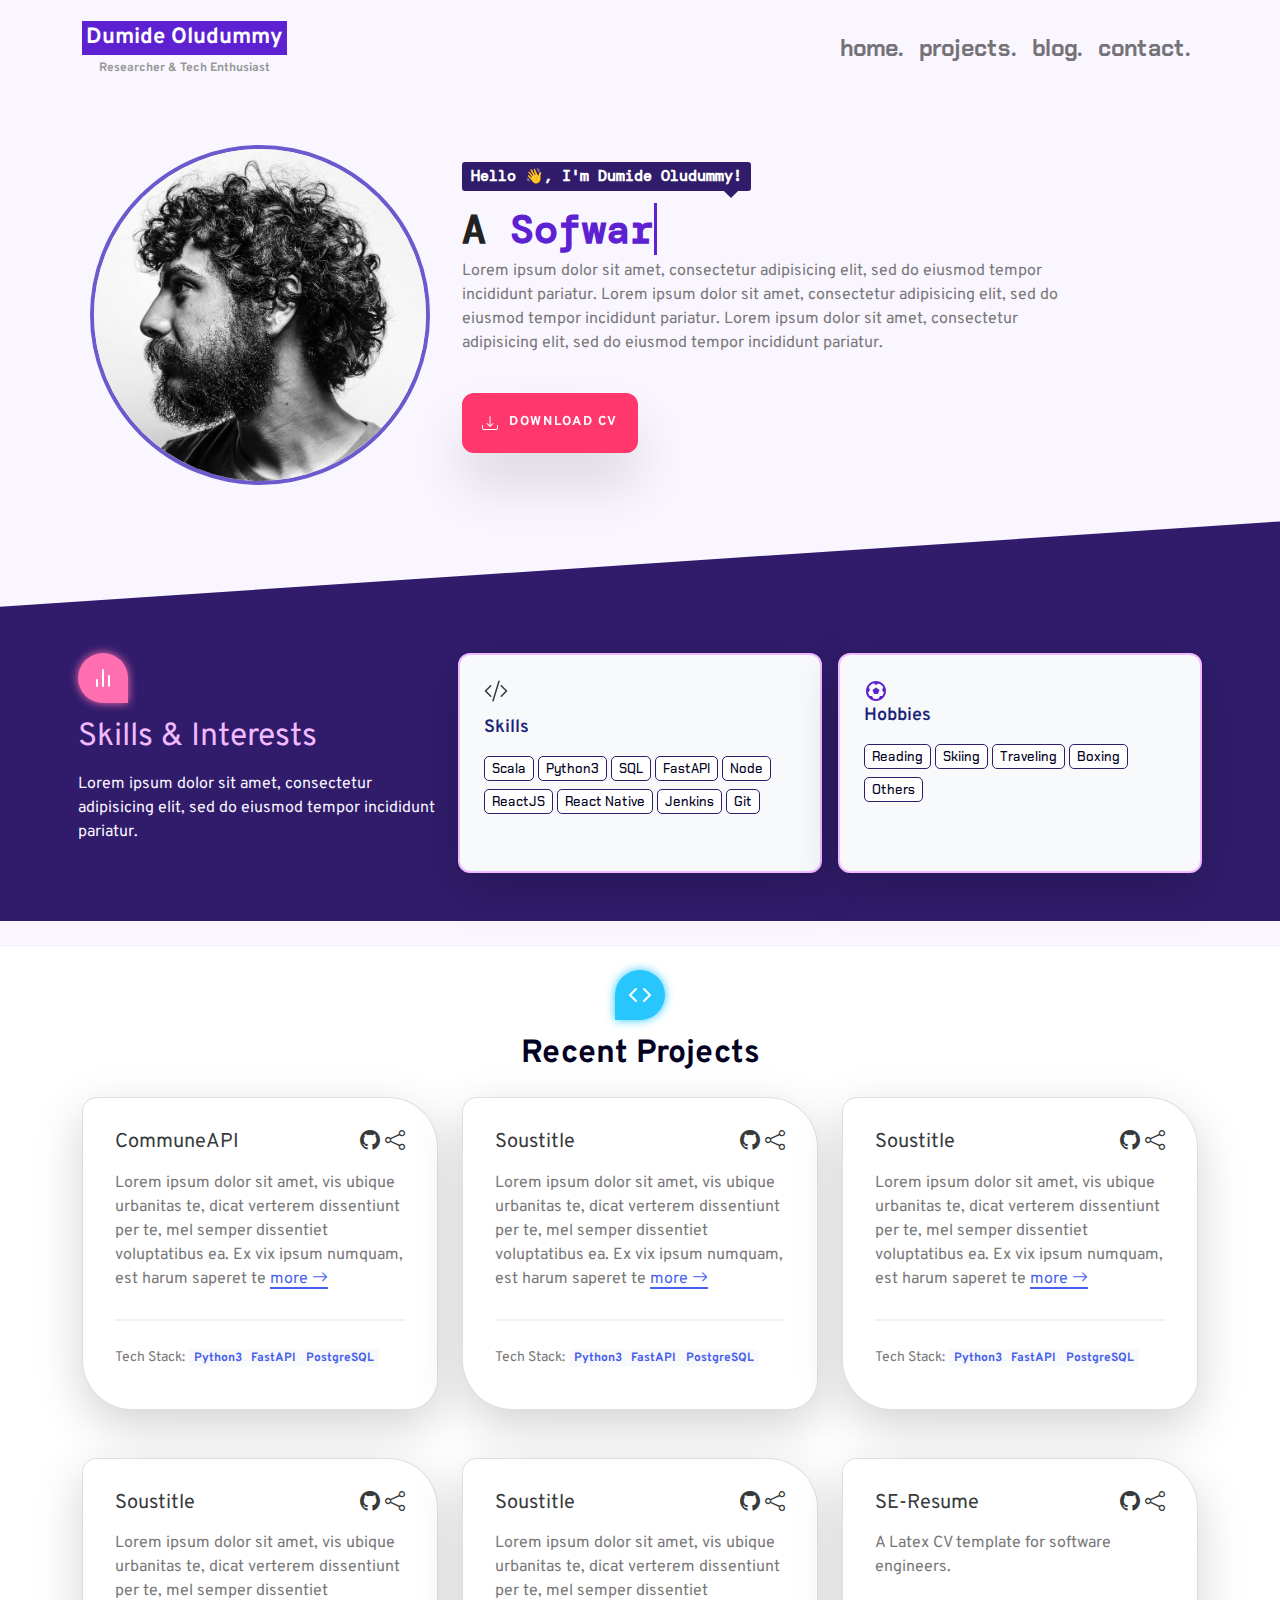
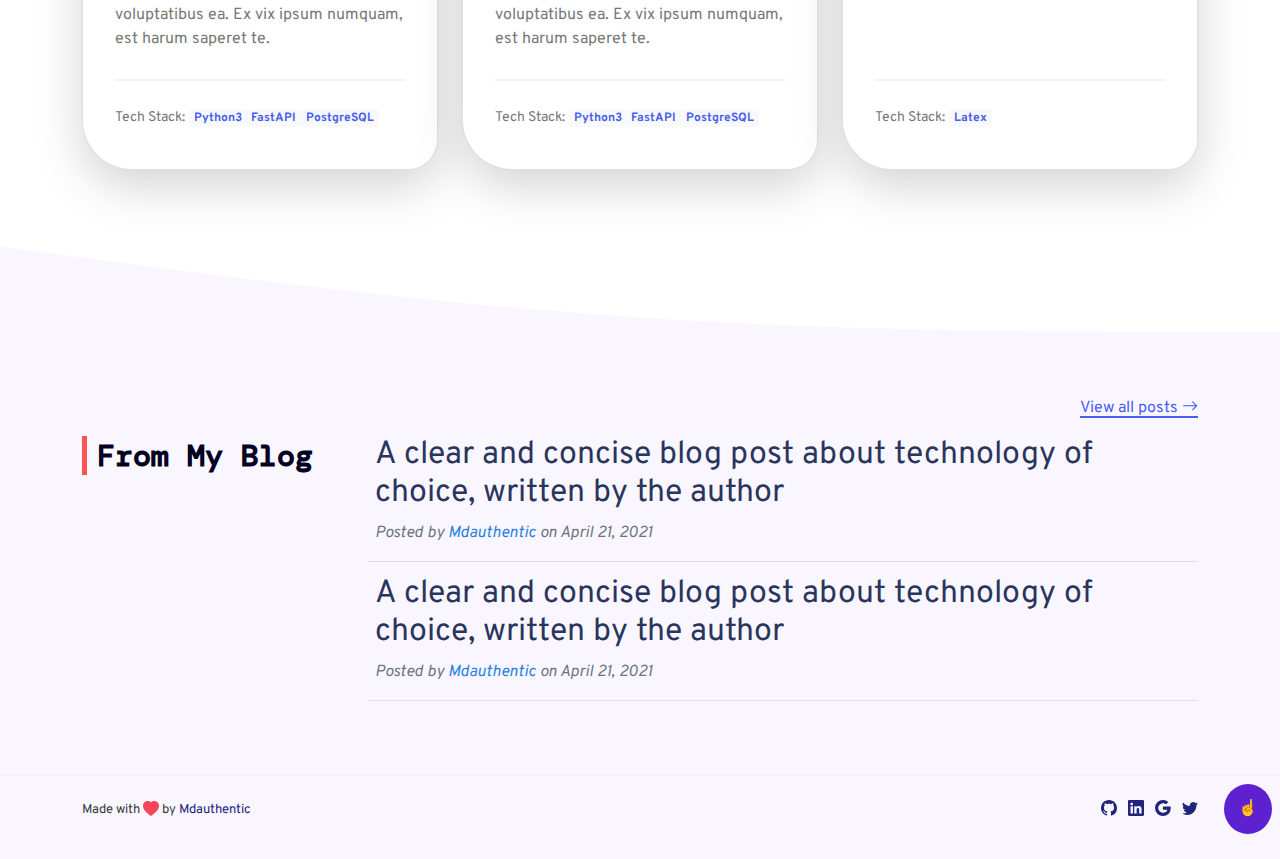
<file: index.html>
<!DOCTYPE html>
<html lang="en">
<head>
    <meta charset="UTF-8">
    <meta http-equiv="X-UA-Compatible" content="IE=edge">
    <meta name="viewport" content="width=device-width, initial-scale=1.0">
    <title>Home</title>

    <!-- Favicon -->
    <link rel="shortcut icon" href="assets/img/favicon.svg" type="image/svg+xml">
    <!-- CSS -->
    <link rel="stylesheet" href="assets/css/bootstrap.min.css">
    <link rel="stylesheet" href="assets/css/style.css">
    <!-- Bootstrap Icon -->
    <link rel="stylesheet" href="https://cdn.jsdelivr.net/npm/bootstrap-icons@1.5.0/font/bootstrap-icons.css">
    

</head>
<body>
    
    <nav class="navbar navbar-expand-lg navbar-light bg-light py-3" style="background-color: #faf6ff !important;">
        <div class="container">
            <a href="#" class="navbar-brand d-flex align-items-center">
                <div class="logo">
                    <h1 class="logo-title">
                          Dumide Oludummy
                    </h1>
                    <div class="logo-subtitle text-center"> Researcher &amp; Tech Enthusiast</div>
                </div>
            </a>
          
            <button class="navbar-toggler" type="button" data-bs-toggle="collapse" data-bs-target="#navbarNavAltMarkup" aria-controls="navbarNavAltMarkup" aria-expanded="false" aria-label="Toggle navigation">
                <span class="navbar-toggler-icon"></span>
            </button>

          <div id="navbarNavAltMarkup" class="collapse navbar-collapse justify-content-end">
            <ul class="navbar-nav ml-auto nav-font">
              <li class="nav-item active"><a href="#" class="nav-link font-italic"> home. </a></li>
              <li class="nav-item"><a href="https//github.com/mdauthentic" target="_blank" class="nav-link font-italic"> projects. </a></li>
              <li class="nav-item"><a href="blog.html" class="nav-link font-italic"> blog. </a></li>
              <li class="nav-item"><a href="contact.html" class="nav-link font-italic"> contact.</a></li>
            </ul>
          </div>
        </div>
    </nav>

    <section class="main pt-4 mt-3">
        <div class="container">
            <div class="row align-items-center">
                <div class="col-xl-4 col-lg-5 col-md-5 col-sm-4">
                    <div class="p-2">
                        <img src="assets/img/profile.jpg" class="img-fluid" alt="profile">
                    </div>
                </div>
                <div class="col-xl-8 col-lg-7 col-md-7 col-sm-8">
                    <div class="hello">Hello 👋, I'm Dumide Oludummy!</div>
                    <h2 class="pt-3">
                        <span>A </span>
                        <span class="typewrite" data-period="2000" data-type='["Sofware Engineer ", "Tech Enthusiast"]'>
                            <span class="wrap"></span>
                        </span>
                    </h2>
                    <div class="row">
                        <div class="col-md-10">
                            <p style="visibility: visible; animation-delay: 0.6s; animation-name: fadeInUp;">Lorem ipsum dolor sit amet, consectetur adipisicing elit, sed do eiusmod tempor incididunt pariatur. Lorem ipsum dolor sit amet, consectetur adipisicing elit, sed do eiusmod tempor incididunt pariatur. Lorem ipsum dolor sit amet, consectetur adipisicing elit, sed do eiusmod tempor incididunt pariatur.</p>
                        </div>
                    </div>
                    <div class="main-margin">
                        <a href="#">
                            <button color="#fff" class="cv-btn mb-3">
                                <svg xmlns="http://www.w3.org/2000/svg" width="16" height="16" fill="currentColor" class="bi bi-download mg-right" viewBox="0 0 16 16">
                                    <path d="M.5 9.9a.5.5 0 0 1 .5.5v2.5a1 1 0 0 0 1 1h12a1 1 0 0 0 1-1v-2.5a.5.5 0 0 1 1 0v2.5a2 2 0 0 1-2 2H2a2 2 0 0 1-2-2v-2.5a.5.5 0 0 1 .5-.5z"/>
                                    <path d="M7.646 11.854a.5.5 0 0 0 .708 0l3-3a.5.5 0 0 0-.708-.708L8.5 10.293V1.5a.5.5 0 0 0-1 0v8.793L5.354 8.146a.5.5 0 1 0-.708.708l3 3z"/>
                                </svg>
                                Download CV
                            </button>
                        </a>
                    </div>
                </div>
            </div>
        </div>
        
        <svg xmlns="http://www.w3.org/2000/svg" viewBox="0 0 1440 180"><path fill="#301c6b" fill-opacity="1" d="M0,128L1440,32L1440,320L0,320Z"></path></svg>
    </section>

    <section class="competence px-2 pb-5">
        <div class="container">
            <div class="row">
                <!-- Skills -->
                <div class="col-sm-6 col-lg-4 px-2 mb-3 mb-lg-0">
                    <div data-wow-delay="1s" data-wow-duration="1s" style="visibility: visible; animation-duration: 1s; animation-delay: 1s; animation-name: fadeInDown;">
                        <div class="f_icon fhead_icon">
                            <img src="assets/img/chart.svg" alt="">
                        </div>
                        <h2 class="pb-2">Skills &amp; Interests</h2>
                        <p style="color: #faf6ff!important;">Lorem ipsum dolor sit amet, consectetur adipisicing elit, sed do eiusmod tempor incididunt pariatur.</p>
                    </div>
                </div>
                <!-- Skills -->
                <div class="col-sm-6 col-lg-4 px-2 mb-3 mb-lg-0">
                    <div class="bg-light shadow-lg mycard p-4 text-sm-start">
                        <svg xmlns="http://www.w3.org/2000/svg" width="36" height="36" fill="currentColor" class="bi bi-code-slash" viewBox="0 0 24 24">
                            <path d="M10.478 1.647a.5.5 0 1 0-.956-.294l-4 13a.5.5 0 0 0 .956.294l4-13zM4.854 4.146a.5.5 0 0 1 0 .708L1.707 8l3.147 3.146a.5.5 0 0 1-.708.708l-3.5-3.5a.5.5 0 0 1 0-.708l3.5-3.5a.5.5 0 0 1 .708 0zm6.292 0a.5.5 0 0 0 0 .708L14.293 8l-3.147 3.146a.5.5 0 0 0 .708.708l3.5-3.5a.5.5 0 0 0 0-.708l-3.5-3.5a.5.5 0 0 0-.708 0z"/>
                        </svg>
                        <h3 class="h5 mb-3">Skills</h3>
                        <p>
                            <span class="tech-tag mb-2">Scala</span>
                            <span class="tech-tag">Python3</span>
                            <span class="tech-tag">SQL</span>
                            <span class="tech-tag">FastAPI</span>
                            <span class="tech-tag">Node</span>
                            <span class="tech-tag">ReactJS</span>
                            <span class="tech-tag">React Native</span>
                            <span class="tech-tag">Jenkins</span>
                            <span class="tech-tag">Git</span>
                        </p>
                    </div>
                </div>
                <!-- Skills -->
                <div class="col-sm-6 col-lg-4 px-2 mb-3 mb-lg-0">
                    <div class="bg-light shadow-lg mycard p-4 text-sm-start">
                        <svg xmlns="http://www.w3.org/2000/svg" width="24" height="24" viewBox="0 0 24 24" style="fill:#5d21d2;"><path d="M19.071,4.929c-1.895-1.895-4.405-2.938-7.07-2.938c-2.666,0-5.177,1.044-7.072,2.938c-3.899,3.898-3.899,10.243,0,14.142 c1.895,1.895,4.406,2.938,7.073,2.938c2.666,0,5.176-1.043,7.07-2.937C22.971,15.174,22.971,8.829,19.071,4.929z M12.181,4h-0.359 c0.061-0.001,0.119-0.009,0.18-0.009S12.12,3.999,12.181,4z M18.243,17H16l-1.258,2.516c-0.868,0.318-1.791,0.493-2.741,0.493 c-0.952,0-1.876-0.175-2.746-0.494L8,17.01H5.765c-0.846-1.052-1.387-2.269-1.623-3.532L6,11L4.784,8.567 c0.381-0.804,0.895-1.56,1.559-2.224c0.919-0.92,2.021-1.584,3.22-1.969L12,6l2.438-1.625c1.198,0.385,2.301,1.049,3.22,1.968 c0.663,0.663,1.177,1.418,1.558,2.221L18,11l1.858,2.478C19.623,14.737,19.085,15.95,18.243,17z"></path><path d="M8.5 11L10 15 14 15 15.5 11 12 8.5z"></path></svg>
                        <h3 class="h5 mb-3">Hobbies</h3>
                        <p>
                            <span class="tech-tag mb-2">Reading</span>
                            <span class="tech-tag">Skiing</span>
                            <span class="tech-tag">Traveling</span>
                            <span class="tech-tag">Boxing</span>
                            <span class="tech-tag">Others</span>
                        </p>
                    </div>
                </div>
                <!-- End skills -->
            </div>
        </div>
    </section>

    <section class="projects mt-4 pt-4">
        <div class="container">
            <div class="row">
                <div class="col-lg-6 m-auto text-center">
                    <div style="visibility: visible; animation-duration: 1s; animation-delay: 1s; animation-name: fadeInDown;">
                        <div class="g_icon ghead_icon">
                            <img src="assets/img/code.svg" alt="">
                        </div>
                        <h2 class="pb-3">Recent Projects</h2>
                    </div>
                </div>
            </div>
            <div class="row">
               <div class="col-md-4">
                  <div class="card shadow-lg p-3 mb-5 bg-white card-radius card">
                     <div class="card-body">
                         <div class="card-title icon-bi">
                            <div class="card-title-left float-start">
                                <h5 class="card-title"> <a href="#"> CommuneAPI </a> </h5>
                            </div>
                            <div class="card-title-right float-end">
                                <h5><a href="#" class="py-2"><i class="bi bi-github"></i></a> <a href="#" class="py-2"> <i class="bi bi-share"></i></a></h5>
                            </div>
                            <div class="clearfix"></div>
                         </div>
                        <p class="card-text descr card-size">Lorem ipsum dolor sit amet, vis ubique urbanitas te, dicat verterem dissentiunt per te, mel semper dissentiet voluptatibus ea. Ex vix ipsum numquam, est harum saperet te <a href="#" class="ulink">more <i class="bi bi-arrow-right"></i></a></p>
                        <div class="mt-3 py-2"><small>Tech Stack:</small> <a class="badger badge-light" href="#">Python3</a><a class="badger badge-light" href="#">FastAPI</a><a class="badger badge-light" href="#">PostgreSQL</a></div>
                    </div>
                  </div>
               </div>
               <div class="col-md-4">
                <div class="card shadow-lg p-3 mb-5 bg-white card-radius card">
                    <div class="card-body">
                        <div class="card-title icon-bi">
                           <div class="card-title-left float-start">
                               <h5 class="card-title"> <a href="#"> Soustitle </a> </h5>
                            </div>
                            <div class="card-title-right float-end">
                               <h5><a href="#" class="py-2"><i class="bi bi-github"></i></a> <a href="#" class="py-2"> <i class="bi bi-share"></i></a></h5>
                            </div>
                            <div class="clearfix"></div>
                        </div>
                       <p class="card-text descr card-size">Lorem ipsum dolor sit amet, vis ubique urbanitas te, dicat verterem dissentiunt per te, mel semper dissentiet voluptatibus ea. Ex vix ipsum numquam, est harum saperet te <a href="#" class="ulink">more <i class="bi bi-arrow-right"></i></a></p>
                       <div class="mt-3 py-2"><small>Tech Stack:</small> <a class="badger badge-light" href="#">Python3</a><a class="badger badge-light" href="#">FastAPI</a><a class="badger badge-light" href="#">PostgreSQL</a></div>
                    </div>
                </div>
               </div>
               <div class="col-md-4">
                <div class="card shadow-lg p-3 mb-5 bg-white card-radius card">
                    <div class="card-body">
                        <div class="card-title icon-bi">
                           <div class="card-title-left float-start">
                               <h5 class="card-title"> <a href="#"> Soustitle </a> </h5>
                            </div>
                            <div class="card-title-right float-end">
                               <h5><a href="#" class="py-2"><i class="bi bi-github"></i></a> <a href="#" class="py-2"> <i class="bi bi-share"></i></a></h5>
                            </div>
                            <div class="clearfix"></div>
                        </div>
                       <p class="card-text descr card-size">Lorem ipsum dolor sit amet, vis ubique urbanitas te, dicat verterem dissentiunt per te, mel semper dissentiet voluptatibus ea. Ex vix ipsum numquam, est harum saperet te <a href="#" class="ulink">more <i class="bi bi-arrow-right"></i></a></p>
                       <div class="mt-3 py-2"><small>Tech Stack:</small> <a class="badger badge-light" href="#">Python3</a><a class="badger badge-light" href="#">FastAPI</a><a class="badger badge-light" href="#">PostgreSQL</a></div>
                    </div>
                </div>
               </div>
               <div class="col-md-4">
                <div class="card shadow-lg p-3 mb-5 bg-white card-radius card">
                    <div class="card-body">
                        <div class="card-title icon-bi">
                           <div class="card-title-left float-start">
                               <h5 class="card-title"> <a href="#"> Soustitle </a> </h5>
                            </div>
                            <div class="card-title-right float-end">
                               <h5><a href="#" class="py-2"><i class="bi bi-github"></i></a> <a href="#" class="py-2"> <i class="bi bi-share"></i></a></h5>
                            </div>
                            <div class="clearfix"></div>
                        </div>
                       <p class="card-text descr card-size">Lorem ipsum dolor sit amet, vis ubique urbanitas te, dicat verterem dissentiunt per te, mel semper dissentiet voluptatibus ea. Ex vix ipsum numquam, est harum saperet te. </p>
                       <div class="mt-3 py-2"><small>Tech Stack:</small> <a class="badger badge-light" href="#">Python3</a><a class="badger badge-light" href="#">FastAPI</a><a class="badger badge-light" href="#">PostgreSQL</a></div>
                    </div>
                </div>
               </div>
               <div class="col-md-4">
                <div class="card shadow-lg p-3 mb-5 bg-white card-radius card">
                    <div class="card-body">
                        <div class="card-title icon-bi">
                           <div class="card-title-left float-start">
                               <h5 class="card-title"> <a href="#"> Soustitle </a> </h5>
                            </div>
                            <div class="card-title-right float-end">
                               <h5><a href="#" class="py-2"><i class="bi bi-github"></i></a> <a href="#" class="py-2"> <i class="bi bi-share"></i></a></h5>
                            </div>
                            <div class="clearfix"></div>
                        </div>
                       <p class="card-text descr card-size">Lorem ipsum dolor sit amet, vis ubique urbanitas te, dicat verterem dissentiunt per te, mel semper dissentiet voluptatibus ea. Ex vix ipsum numquam, est harum saperet te. </p>
                       <div class="mt-3 py-2"><small>Tech Stack:</small> <a class="badger badge-light" href="#">Python3</a><a class="badger badge-light" href="#">FastAPI</a><a class="badger badge-light" href="#">PostgreSQL</a></div>
                    </div>
                </div>
               </div>
               <div class="col-md-4">
                <div class="card shadow-lg p-3 mb-5 bg-white card-radius card">
                    <div class="card-body">
                        <div class="card-title icon-bi">
                           <div class="card-title-left float-start">
                               <h5 class="card-title"> <a href="#"> SE-Resume </a> </h5>
                            </div>
                            <div class="card-title-right float-end">
                               <h5><a href="#" class="py-2"><i class="bi bi-github"></i></a> <a href="#" class="py-2"> <i class="bi bi-share"></i></a></h5>
                            </div>
                            <div class="clearfix"></div>
                        </div>
                       <p class="card-text descr card-size">A Latex CV template for software engineers. </p>
                       <div class="mt-3 py-2"><small>Tech Stack:</small> <a class="badger badge-light" href="#">Latex</a></div>
                    </div>
                </div>
               </div>
            </div>
         </div>
         <svg xmlns="http://www.w3.org/2000/svg" viewBox="0 0 1440 200"><path fill="#faf6ff" fill-opacity="1" d="M0,32L120,48C240,64,480,96,720,112C960,128,1200,128,1320,128L1440,128L1440,320L1320,320C1200,320,960,320,720,320C480,320,240,320,120,320L0,320Z"></path></svg>
    </section>


    <section class="blog-recent">
        <div class="container">
            <div class="row">
                <div class="col-md-12 mb-3 text-end">
                    <a href="#" class="ulink">View all posts <i class="bi bi-arrow-right"></i></a>
                </div>
                <div class="col-md-3 text-start">
                    <h2 class="blog-title skill-h2">From My Blog</h2>
                </div>
                <div class="col-md-9">
                    <!-- A blog post -->
                    <div class="post-preview px-2">
                        <a href="#">
                            <h2 class="post-title">A clear and concise blog post about technology of choice, written by the author</h2>
                        </a>
                        <p class="post-meta">
                            Posted by
                            <a href="#">Mdauthentic</a>
                            on April 21, 2021
                        </p>
                    </div>
                    <!-- Another blog post -->
                    <div class="post-preview px-2">
                        <a href="#">
                            <h2 class="post-title">A clear and concise blog post about technology of choice, written by the author</h2>
                        </a>
                        <p class="post-meta">
                            Posted by
                            <a href="#">Mdauthentic</a>
                            on April 21, 2021
                        </p>
                    </div>
                    <!-- End blog posts -->
                </div>
            </div>
        </div>
    </section>
    

    <!-- Start Footer -->
    <footer class="footer p-2">
        <button id="scrollToTopBtn">☝️</button>
        <div class="container">
            <div class="row">
                <div class="col-md-7 my-3 g-4 footer-copyrights">
                    <p>
                        Made with 
                        <svg xmlns="http://www.w3.org/2000/svg" width="16" height="16" fill="#f5455c" class="bi bi-heart-fill" viewBox="0 0 16 16">
                            <path fill-rule="evenodd" d="M8 1.314C12.438-3.248 23.534 4.735 8 15-7.534 4.736 3.562-3.248 8 1.314z"/>
                        </svg>
                        by <a href="https://github.com/mdauthentic">Mdauthentic</a>
                    </p>
                </div>
                <div class="col-md-5 my-3 g-4 text-end">
                    <ul class="list-inline">
                        <li class="list-inline-item">
                            <a href="#">
                                <svg xmlns="http://www.w3.org/2000/svg" width="16" height="16" fill="currentColor" class="bi bi-github" viewBox="0 0 16 16">
                                    <path d="M8 0C3.58 0 0 3.58 0 8c0 3.54 2.29 6.53 5.47 7.59.4.07.55-.17.55-.38 0-.19-.01-.82-.01-1.49-2.01.37-2.53-.49-2.69-.94-.09-.23-.48-.94-.82-1.13-.28-.15-.68-.52-.01-.53.63-.01 1.08.58 1.23.82.72 1.21 1.87.87 2.33.66.07-.52.28-.87.51-1.07-1.78-.2-3.64-.89-3.64-3.95 0-.87.31-1.59.82-2.15-.08-.2-.36-1.02.08-2.12 0 0 .67-.21 2.2.82.64-.18 1.32-.27 2-.27.68 0 1.36.09 2 .27 1.53-1.04 2.2-.82 2.2-.82.44 1.1.16 1.92.08 2.12.51.56.82 1.27.82 2.15 0 3.07-1.87 3.75-3.65 3.95.29.25.54.73.54 1.48 0 1.07-.01 1.93-.01 2.2 0 .21.15.46.55.38A8.012 8.012 0 0 0 16 8c0-4.42-3.58-8-8-8z"/>
                                </svg>
                            </a>
                        </li>
                        <li class="list-inline-item">
                            <a href="#">
                                <svg xmlns="http://www.w3.org/2000/svg" width="16" height="16" fill="currentColor" class="bi bi-linkedin" viewBox="0 0 16 16">
                                    <path d="M0 1.146C0 .513.526 0 1.175 0h13.65C15.474 0 16 .513 16 1.146v13.708c0 .633-.526 1.146-1.175 1.146H1.175C.526 16 0 15.487 0 14.854V1.146zm4.943 12.248V6.169H2.542v7.225h2.401zm-1.2-8.212c.837 0 1.358-.554 1.358-1.248-.015-.709-.52-1.248-1.342-1.248-.822 0-1.359.54-1.359 1.248 0 .694.521 1.248 1.327 1.248h.016zm4.908 8.212V9.359c0-.216.016-.432.08-.586.173-.431.568-.878 1.232-.878.869 0 1.216.662 1.216 1.634v3.865h2.401V9.25c0-2.22-1.184-3.252-2.764-3.252-1.274 0-1.845.7-2.165 1.193v.025h-.016a5.54 5.54 0 0 1 .016-.025V6.169h-2.4c.03.678 0 7.225 0 7.225h2.4z"/>
                                </svg>
                            </a>
                        </li>
                        <li class="list-inline-item">
                            <a href="#">
                                <svg xmlns="http://www.w3.org/2000/svg" width="16" height="16" fill="currentColor" class="bi bi-google" viewBox="0 0 16 16">
                                    <path d="M15.545 6.558a9.42 9.42 0 0 1 .139 1.626c0 2.434-.87 4.492-2.384 5.885h.002C11.978 15.292 10.158 16 8 16A8 8 0 1 1 8 0a7.689 7.689 0 0 1 5.352 2.082l-2.284 2.284A4.347 4.347 0 0 0 8 3.166c-2.087 0-3.86 1.408-4.492 3.304a4.792 4.792 0 0 0 0 3.063h.003c.635 1.893 2.405 3.301 4.492 3.301 1.078 0 2.004-.276 2.722-.764h-.003a3.702 3.702 0 0 0 1.599-2.431H8v-3.08h7.545z"/>
                                </svg>
                            </a>
                        </li>
                        <li class="list-inline-item">
                            <a href="#">
                                <svg xmlns="http://www.w3.org/2000/svg" width="16" height="16" fill="currentColor" class="bi bi-twitter" viewBox="0 0 16 16">
                                    <path d="M5.026 15c6.038 0 9.341-5.003 9.341-9.334 0-.14 0-.282-.006-.422A6.685 6.685 0 0 0 16 3.542a6.658 6.658 0 0 1-1.889.518 3.301 3.301 0 0 0 1.447-1.817 6.533 6.533 0 0 1-2.087.793A3.286 3.286 0 0 0 7.875 6.03a9.325 9.325 0 0 1-6.767-3.429 3.289 3.289 0 0 0 1.018 4.382A3.323 3.323 0 0 1 .64 6.575v.045a3.288 3.288 0 0 0 2.632 3.218 3.203 3.203 0 0 1-.865.115 3.23 3.23 0 0 1-.614-.057 3.283 3.283 0 0 0 3.067 2.277A6.588 6.588 0 0 1 .78 13.58a6.32 6.32 0 0 1-.78-.045A9.344 9.344 0 0 0 5.026 15z"/>
                                </svg>
                            </a>
                        </li>
                    </ul>
                </div>
            </div>
        </div>
    </footer>
    <!-- End Footer -->


    <!-- JS -->
    <script src="assets/js/custom.js"></script>
    <script src="assets/js/bootstrap.min.js"></script>

    
</body>
</html>
</file>
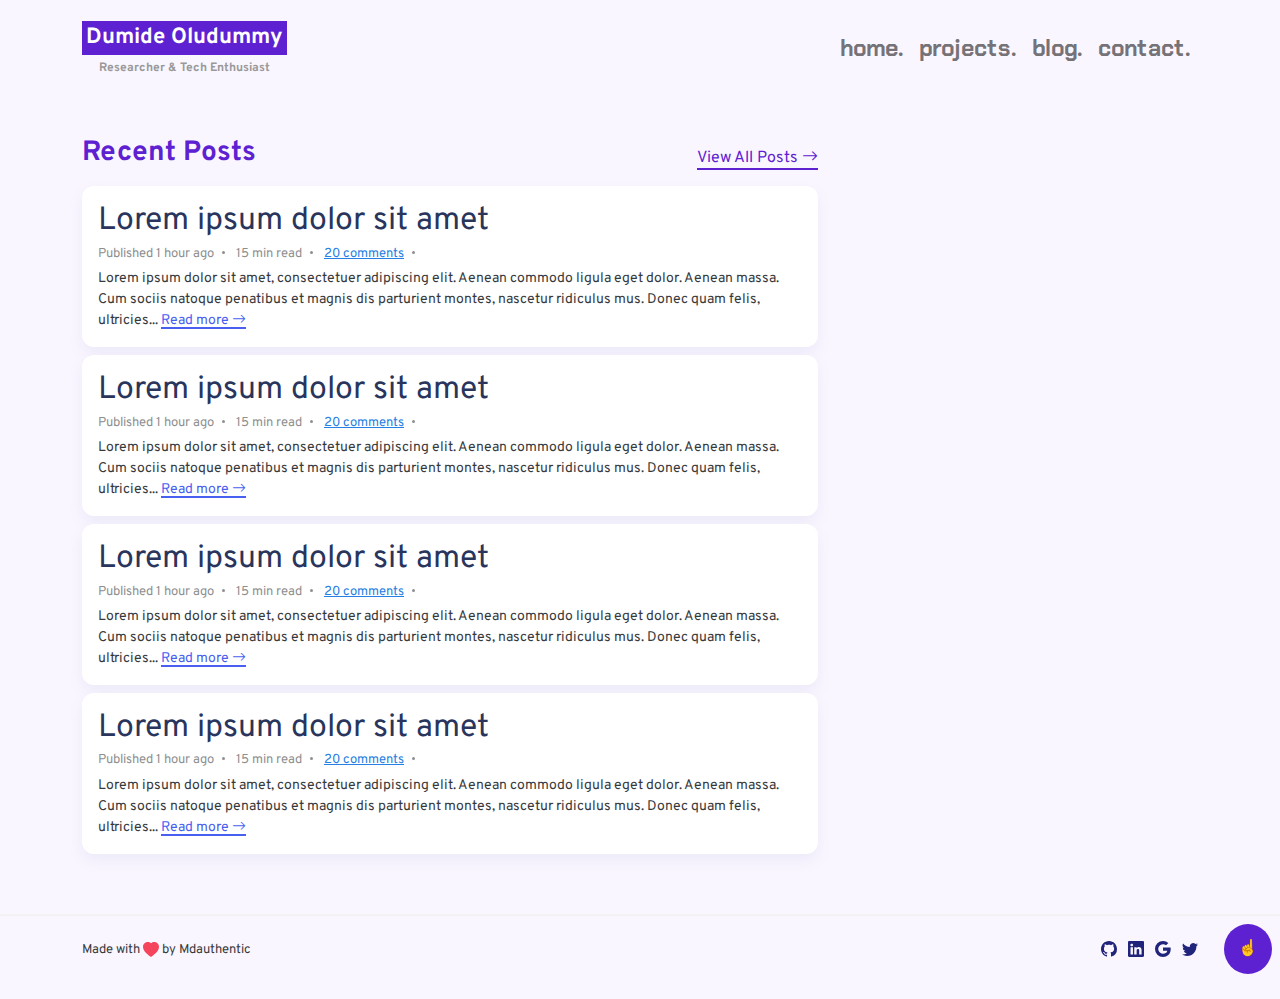
<file: blog.html>
<!DOCTYPE html>
<html lang="en">
<head>
    <meta charset="UTF-8">
    <meta http-equiv="X-UA-Compatible" content="IE=edge">
    <meta name="viewport" content="width=device-width, initial-scale=1.0">
    <title>Blog</title>

    <!-- Favicon -->
    <link rel="shortcut icon" href="assets/img/favicon.svg" type="image/svg+xml">
    <!-- CSS -->
    <link rel="stylesheet" href="assets/css/bootstrap.min.css">
    <link rel="stylesheet" href="assets/css/style.css">
    <!-- Bootstrap Icon -->
    <link rel="stylesheet" href="https://cdn.jsdelivr.net/npm/bootstrap-icons@1.5.0/font/bootstrap-icons.css">
    

</head>
<body>
    
    <nav class="navbar navbar-expand-lg navbar-light bg-light py-3" style="background-color: #faf6ff !important;">
        <div class="container">
            <a href="#" class="navbar-brand d-flex align-items-center">
                <div class="logo">
                    <h1 class="logo-title">
                        Dumide Oludummy
                    </h1>
                    <div class="logo-subtitle text-center"> Researcher &amp; Tech Enthusiast</div>                  
                </div>
            </a>
          
            <button class="navbar-toggler" type="button" data-bs-toggle="collapse" data-bs-target="#navbarNavAltMarkup" aria-controls="navbarNavAltMarkup" aria-expanded="false" aria-label="Toggle navigation">
                <span class="navbar-toggler-icon"></span>
            </button>

            <div id="navbarNavAltMarkup" class="collapse navbar-collapse justify-content-end">
                <ul class="navbar-nav ml-auto nav-font">
                  <li class="nav-item active"><a href="index.html" class="nav-link font-italic"> home. </a></li>
                  <li class="nav-item"><a href="https//github.com/mdauthentic" target="_blank" class="nav-link font-italic"> projects. </a></li>
                  <li class="nav-item"><a href="#" class="nav-link font-italic"> blog. </a></li>
                  <li class="nav-item"><a href="contact.html" class="nav-link font-italic"> contact.</a></li>
                </ul>
            </div>
        </div>
    </nav>

    <section class="blog pt-4 mt-3">
        <div class="container">
            <div class="row">
                <div class="col-md-8">
                    <div class="blog-headline">
                        <h3>Recent Posts</h3>
                        <a href="#" class="bloghead-link">
                            View All Posts
                            <i class="bi bi-arrow-right"></i>
                        </a>
                    </div>
                </div>
            </div>
            <div class="row align-items-center">
                <!-- Blog List -->
                <div class="col-md-8">
                    <!-- First Post -->
                    <div class="post mt-2">
                        <div class="post-card p-3">
                            <h4 class="post-title mb-1"><a href="#">Lorem ipsum dolor sit amet</a></h4>
                            <div class="post-meta mb-1">
                                <span class="date">Published 1 hour ago</span>
                                <span class="time">15 min read</span>
                                <span class="comment"><a class="text-link" href="#">20 comments</a></span>
                            </div>
                            <div class="post-intro">
                                Lorem ipsum dolor sit amet, consectetuer adipiscing elit. Aenean commodo ligula eget dolor. Aenean massa. Cum sociis natoque penatibus et magnis dis parturient montes, nascetur ridiculus mus. Donec quam felis, ultricies... <a class="ulink" href="#">Read more <i class="bi bi-arrow-right"></i></a>
                            </div>
                        </div>
                    </div>
                    <!-- Second Post -->
                    <div class="post mt-2">
                        <div class="post-card p-3">
                            <h4 class="post-title mb-1"><a href="#">Lorem ipsum dolor sit amet</a></h4>
                            <div class="post-meta mb-1">
                                <span class="date">Published 1 hour ago</span>
                                <span class="time">15 min read</span>
                                <span class="comment"><a class="text-link" href="#">20 comments</a></span>
                            </div>
                            <div class="post-intro">
                                Lorem ipsum dolor sit amet, consectetuer adipiscing elit. Aenean commodo ligula eget dolor. Aenean massa. Cum sociis natoque penatibus et magnis dis parturient montes, nascetur ridiculus mus. Donec quam felis, ultricies... <a class="ulink" href="#">Read more <i class="bi bi-arrow-right"></i></a>
                            </div>
                        </div>
                    </div>
                    <!-- Third Post -->
                    <div class="post mt-2">
                        <div class="post-card p-3">
                            <h4 class="post-title mb-1"><a href="#">Lorem ipsum dolor sit amet</a></h4>
                            <div class="post-meta mb-1">
                                <span class="date">Published 1 hour ago</span>
                                <span class="time">15 min read</span>
                                <span class="comment"><a class="text-link" href="#">20 comments</a></span>
                            </div>
                            <div class="post-intro">
                                Lorem ipsum dolor sit amet, consectetuer adipiscing elit. Aenean commodo ligula eget dolor. Aenean massa. Cum sociis natoque penatibus et magnis dis parturient montes, nascetur ridiculus mus. Donec quam felis, ultricies... <a class="ulink" href="#">Read more <i class="bi bi-arrow-right"></i></a>
                            </div>
                        </div>
                    </div>
                    <!-- Fourth Post -->
                    <div class="post mt-2">
                        <div class="post-card p-3">
                            <h4 class="post-title mb-1"><a href="#">Lorem ipsum dolor sit amet</a></h4>
                            <div class="post-meta mb-1">
                                <span class="date">Published 1 hour ago</span>
                                <span class="time">15 min read</span>
                                <span class="comment"><a class="text-link" href="#">20 comments</a></span>
                            </div>
                            <div class="post-intro">
                                Lorem ipsum dolor sit amet, consectetuer adipiscing elit. Aenean commodo ligula eget dolor. Aenean massa. Cum sociis natoque penatibus et magnis dis parturient montes, nascetur ridiculus mus. Donec quam felis, ultricies... <a class="ulink" href="#">Read more <i class="bi bi-arrow-right"></i></a>
                            </div>
                        </div>
                    </div>
                </div>
            </div>
        </div>
        
    </section>
    

    <!-- Start Footer -->
    <footer class="footer p-2">
        <button id="scrollToTopBtn">☝️</button>
        <div class="container">
            <div class="row">
                <div class="col-md-7 my-3 g-4 footer-copyrights">
                    <p>
                        Made with 
                        <svg xmlns="http://www.w3.org/2000/svg" width="16" height="16" fill="#f5455c" class="bi bi-heart-fill" viewBox="0 0 16 16">
                            <path fill-rule="evenodd" d="M8 1.314C12.438-3.248 23.534 4.735 8 15-7.534 4.736 3.562-3.248 8 1.314z"/>
                        </svg>
                        by Mdauthentic
                    </p>
                </div>
                <div class="col-md-5 my-3 g-4 text-end">
                    <ul class="list-inline">
                        <li class="list-inline-item">
                            <a href="#">
                                <svg xmlns="http://www.w3.org/2000/svg" width="16" height="16" fill="currentColor" class="bi bi-github" viewBox="0 0 16 16">
                                    <path d="M8 0C3.58 0 0 3.58 0 8c0 3.54 2.29 6.53 5.47 7.59.4.07.55-.17.55-.38 0-.19-.01-.82-.01-1.49-2.01.37-2.53-.49-2.69-.94-.09-.23-.48-.94-.82-1.13-.28-.15-.68-.52-.01-.53.63-.01 1.08.58 1.23.82.72 1.21 1.87.87 2.33.66.07-.52.28-.87.51-1.07-1.78-.2-3.64-.89-3.64-3.95 0-.87.31-1.59.82-2.15-.08-.2-.36-1.02.08-2.12 0 0 .67-.21 2.2.82.64-.18 1.32-.27 2-.27.68 0 1.36.09 2 .27 1.53-1.04 2.2-.82 2.2-.82.44 1.1.16 1.92.08 2.12.51.56.82 1.27.82 2.15 0 3.07-1.87 3.75-3.65 3.95.29.25.54.73.54 1.48 0 1.07-.01 1.93-.01 2.2 0 .21.15.46.55.38A8.012 8.012 0 0 0 16 8c0-4.42-3.58-8-8-8z"/>
                                </svg>
                            </a>
                        </li>
                        <li class="list-inline-item">
                            <a href="#">
                                <svg xmlns="http://www.w3.org/2000/svg" width="16" height="16" fill="currentColor" class="bi bi-linkedin" viewBox="0 0 16 16">
                                    <path d="M0 1.146C0 .513.526 0 1.175 0h13.65C15.474 0 16 .513 16 1.146v13.708c0 .633-.526 1.146-1.175 1.146H1.175C.526 16 0 15.487 0 14.854V1.146zm4.943 12.248V6.169H2.542v7.225h2.401zm-1.2-8.212c.837 0 1.358-.554 1.358-1.248-.015-.709-.52-1.248-1.342-1.248-.822 0-1.359.54-1.359 1.248 0 .694.521 1.248 1.327 1.248h.016zm4.908 8.212V9.359c0-.216.016-.432.08-.586.173-.431.568-.878 1.232-.878.869 0 1.216.662 1.216 1.634v3.865h2.401V9.25c0-2.22-1.184-3.252-2.764-3.252-1.274 0-1.845.7-2.165 1.193v.025h-.016a5.54 5.54 0 0 1 .016-.025V6.169h-2.4c.03.678 0 7.225 0 7.225h2.4z"/>
                                </svg>
                            </a>
                        </li>
                        <li class="list-inline-item">
                            <a href="#">
                                <svg xmlns="http://www.w3.org/2000/svg" width="16" height="16" fill="currentColor" class="bi bi-google" viewBox="0 0 16 16">
                                    <path d="M15.545 6.558a9.42 9.42 0 0 1 .139 1.626c0 2.434-.87 4.492-2.384 5.885h.002C11.978 15.292 10.158 16 8 16A8 8 0 1 1 8 0a7.689 7.689 0 0 1 5.352 2.082l-2.284 2.284A4.347 4.347 0 0 0 8 3.166c-2.087 0-3.86 1.408-4.492 3.304a4.792 4.792 0 0 0 0 3.063h.003c.635 1.893 2.405 3.301 4.492 3.301 1.078 0 2.004-.276 2.722-.764h-.003a3.702 3.702 0 0 0 1.599-2.431H8v-3.08h7.545z"/>
                                </svg>
                            </a>
                        </li>
                        <li class="list-inline-item">
                            <a href="#">
                                <svg xmlns="http://www.w3.org/2000/svg" width="16" height="16" fill="currentColor" class="bi bi-twitter" viewBox="0 0 16 16">
                                    <path d="M5.026 15c6.038 0 9.341-5.003 9.341-9.334 0-.14 0-.282-.006-.422A6.685 6.685 0 0 0 16 3.542a6.658 6.658 0 0 1-1.889.518 3.301 3.301 0 0 0 1.447-1.817 6.533 6.533 0 0 1-2.087.793A3.286 3.286 0 0 0 7.875 6.03a9.325 9.325 0 0 1-6.767-3.429 3.289 3.289 0 0 0 1.018 4.382A3.323 3.323 0 0 1 .64 6.575v.045a3.288 3.288 0 0 0 2.632 3.218 3.203 3.203 0 0 1-.865.115 3.23 3.23 0 0 1-.614-.057 3.283 3.283 0 0 0 3.067 2.277A6.588 6.588 0 0 1 .78 13.58a6.32 6.32 0 0 1-.78-.045A9.344 9.344 0 0 0 5.026 15z"/>
                                </svg>
                            </a>
                        </li>
                    </ul>
                </div>
            </div>
        </div>
    </footer>
    <!-- End Footer -->


    <script src="assets/js/custom.js"></script>
    <script src="assets/js/bootstrap.min.js"></script>
</body>
</html>
</file>
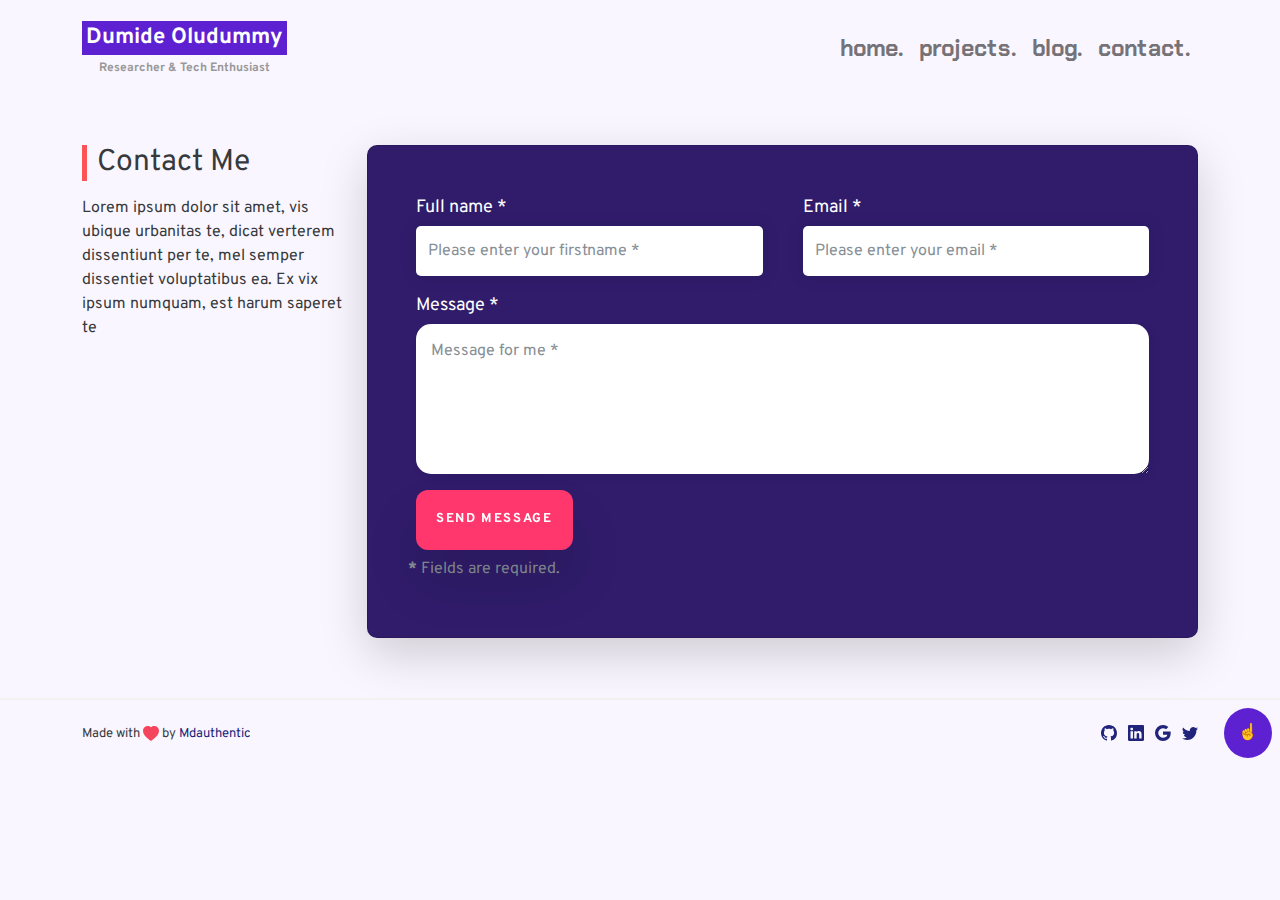
<file: contact.html>
<!DOCTYPE html>
<html lang="en">
<head>
    <meta charset="UTF-8">
    <meta http-equiv="X-UA-Compatible" content="IE=edge">
    <meta name="viewport" content="width=device-width, initial-scale=1.0">
    <title>Home</title>

    <!-- Favicon -->
    <link rel="shortcut icon" href="assets/img/favicon.svg" type="image/svg+xml">
    <!-- CSS -->
    <link rel="stylesheet" href="assets/css/bootstrap.min.css">
    <link rel="stylesheet" href="assets/css/style.css">
    <!-- Bootstrap Icon -->
    <link rel="stylesheet" href="https://cdn.jsdelivr.net/npm/bootstrap-icons@1.5.0/font/bootstrap-icons.css">
    

</head>
<body>
    
    <nav class="navbar navbar-expand-lg navbar-light bg-light py-3" style="background-color: #faf6ff !important;">
        <div class="container">
            <a href="#" class="navbar-brand d-flex align-items-center">
                <div class="logo">
                    <h1 class="logo-title">
                          Dumide Oludummy
                    </h1>
                    <div class="logo-subtitle text-center"> Researcher &amp; Tech Enthusiast</div>
                </div>
            </a>
          
            <button class="navbar-toggler" type="button" data-bs-toggle="collapse" data-bs-target="#navbarNavAltMarkup" aria-controls="navbarNavAltMarkup" aria-expanded="false" aria-label="Toggle navigation">
                <span class="navbar-toggler-icon"></span>
            </button>

          <div id="navbarNavAltMarkup" class="collapse navbar-collapse justify-content-end">
            <ul class="navbar-nav ml-auto nav-font">
              <li class="nav-item active"><a href="index.html" class="nav-link font-italic"> home. </a></li>
              <li class="nav-item"><a href="https//github.com/mdauthentic" target="_blank" class="nav-link font-italic"> projects. </a></li>
              <li class="nav-item"><a href="blog.html" class="nav-link font-italic"> blog. </a></li>
              <li class="nav-item"><a href="contact.html" class="nav-link font-italic"> contact.</a></li>
            </ul>
          </div>
        </div>
    </nav>

    <section class="contact mb-5 mt-5">
        <div class="container">
            <div class="row">
                <div class="col-md-3">
                    <div class="skills-side">
                        <h2 class="skill-h2">Contact Me</h2>
                        <p>Lorem ipsum dolor sit amet, vis ubique urbanitas te, dicat verterem dissentiunt per te, mel semper dissentiet voluptatibus ea. Ex vix ipsum numquam, est harum saperet te</p>
                    </div>
                </div>
                <div class="col-md-9 mx-auto">
                    <div class="card contact-card shadow-lg p-4">
                        <form action="" class="form-group rounded p-2 m-2">
                            <div class="row">
                                <div class="col-md-6">
                                    <div class="form-group m-2">
                                        <label for="full_name">Full name *</label>
                                        <input id="full_name" type="text" name="full_name" class="form-control" placeholder="Please enter your firstname *" required="required" data-error="Firstname is required.">
                                    </div>
                                </div>
                                <div class="col-md-6">
                                    <div class="form-group m-2">
                                        <label for="form_email">Email *</label>
                                        <input id="form_email" type="email" name="email" class="form-control" placeholder="Please enter your email *" required="required" data-error="Valid email is required.">
                                    </div>
                                </div>
                            </div>
                            <div class="row">
                                <div class="col-md-12">
                                    <div class="form-group m-2">
                                        <label for="message">Message *</label>
                                        <textarea id="message" name="message" class="form-control" placeholder="Message for me *" rows="4" required="required" data-error="Please, leave us a message."></textarea>
                                    </div>
                                </div>
                                <div class="col-md-12  m-2">
                                    <input type="submit" class="cv-btn" value="Send message">
                                </div>
                            </div>
                            <div class="row">
                                <div class="col-md-12">
                                    <p class="text-muted"><strong>*</strong> Fields are required.</p>
                                </div>
                            </div>
                        </form>
                    </div>
                </div>
            </div>
        </div>
    </section>


    <!-- Start Footer -->
    <footer class="footer p-2">
        <button id="scrollToTopBtn">☝️</button>
        <div class="container">
            <div class="row">
                <div class="col-md-7 my-3 g-4 footer-copyrights">
                    <p>
                        Made with 
                        <svg xmlns="http://www.w3.org/2000/svg" width="16" height="16" fill="#f5455c" class="bi bi-heart-fill" viewBox="0 0 16 16">
                            <path fill-rule="evenodd" d="M8 1.314C12.438-3.248 23.534 4.735 8 15-7.534 4.736 3.562-3.248 8 1.314z"/>
                        </svg>
                        by <a href="https://github.com/mdauthentic">Mdauthentic</a>
                    </p>
                </div>
                <div class="col-md-5 my-3 g-4 text-end">
                    <ul class="list-inline">
                        <li class="list-inline-item">
                            <a href="#">
                                <svg xmlns="http://www.w3.org/2000/svg" width="16" height="16" fill="currentColor" class="bi bi-github" viewBox="0 0 16 16">
                                    <path d="M8 0C3.58 0 0 3.58 0 8c0 3.54 2.29 6.53 5.47 7.59.4.07.55-.17.55-.38 0-.19-.01-.82-.01-1.49-2.01.37-2.53-.49-2.69-.94-.09-.23-.48-.94-.82-1.13-.28-.15-.68-.52-.01-.53.63-.01 1.08.58 1.23.82.72 1.21 1.87.87 2.33.66.07-.52.28-.87.51-1.07-1.78-.2-3.64-.89-3.64-3.95 0-.87.31-1.59.82-2.15-.08-.2-.36-1.02.08-2.12 0 0 .67-.21 2.2.82.64-.18 1.32-.27 2-.27.68 0 1.36.09 2 .27 1.53-1.04 2.2-.82 2.2-.82.44 1.1.16 1.92.08 2.12.51.56.82 1.27.82 2.15 0 3.07-1.87 3.75-3.65 3.95.29.25.54.73.54 1.48 0 1.07-.01 1.93-.01 2.2 0 .21.15.46.55.38A8.012 8.012 0 0 0 16 8c0-4.42-3.58-8-8-8z"/>
                                </svg>
                            </a>
                        </li>
                        <li class="list-inline-item">
                            <a href="#">
                                <svg xmlns="http://www.w3.org/2000/svg" width="16" height="16" fill="currentColor" class="bi bi-linkedin" viewBox="0 0 16 16">
                                    <path d="M0 1.146C0 .513.526 0 1.175 0h13.65C15.474 0 16 .513 16 1.146v13.708c0 .633-.526 1.146-1.175 1.146H1.175C.526 16 0 15.487 0 14.854V1.146zm4.943 12.248V6.169H2.542v7.225h2.401zm-1.2-8.212c.837 0 1.358-.554 1.358-1.248-.015-.709-.52-1.248-1.342-1.248-.822 0-1.359.54-1.359 1.248 0 .694.521 1.248 1.327 1.248h.016zm4.908 8.212V9.359c0-.216.016-.432.08-.586.173-.431.568-.878 1.232-.878.869 0 1.216.662 1.216 1.634v3.865h2.401V9.25c0-2.22-1.184-3.252-2.764-3.252-1.274 0-1.845.7-2.165 1.193v.025h-.016a5.54 5.54 0 0 1 .016-.025V6.169h-2.4c.03.678 0 7.225 0 7.225h2.4z"/>
                                </svg>
                            </a>
                        </li>
                        <li class="list-inline-item">
                            <a href="#">
                                <svg xmlns="http://www.w3.org/2000/svg" width="16" height="16" fill="currentColor" class="bi bi-google" viewBox="0 0 16 16">
                                    <path d="M15.545 6.558a9.42 9.42 0 0 1 .139 1.626c0 2.434-.87 4.492-2.384 5.885h.002C11.978 15.292 10.158 16 8 16A8 8 0 1 1 8 0a7.689 7.689 0 0 1 5.352 2.082l-2.284 2.284A4.347 4.347 0 0 0 8 3.166c-2.087 0-3.86 1.408-4.492 3.304a4.792 4.792 0 0 0 0 3.063h.003c.635 1.893 2.405 3.301 4.492 3.301 1.078 0 2.004-.276 2.722-.764h-.003a3.702 3.702 0 0 0 1.599-2.431H8v-3.08h7.545z"/>
                                </svg>
                            </a>
                        </li>
                        <li class="list-inline-item">
                            <a href="#">
                                <svg xmlns="http://www.w3.org/2000/svg" width="16" height="16" fill="currentColor" class="bi bi-twitter" viewBox="0 0 16 16">
                                    <path d="M5.026 15c6.038 0 9.341-5.003 9.341-9.334 0-.14 0-.282-.006-.422A6.685 6.685 0 0 0 16 3.542a6.658 6.658 0 0 1-1.889.518 3.301 3.301 0 0 0 1.447-1.817 6.533 6.533 0 0 1-2.087.793A3.286 3.286 0 0 0 7.875 6.03a9.325 9.325 0 0 1-6.767-3.429 3.289 3.289 0 0 0 1.018 4.382A3.323 3.323 0 0 1 .64 6.575v.045a3.288 3.288 0 0 0 2.632 3.218 3.203 3.203 0 0 1-.865.115 3.23 3.23 0 0 1-.614-.057 3.283 3.283 0 0 0 3.067 2.277A6.588 6.588 0 0 1 .78 13.58a6.32 6.32 0 0 1-.78-.045A9.344 9.344 0 0 0 5.026 15z"/>
                                </svg>
                            </a>
                        </li>
                    </ul>
                </div>
            </div>
        </div>
    </footer>
    <!-- End Footer -->


    <script src="assets/js/custom.js"></script>
    <script src="assets/js/bootstrap.min.js"></script>
</body>
</html>
</file>
<file: assets/css/style.css>
@import url('https://fonts.googleapis.com/css2?family=Chakra+Petch:ital,wght@0,300;0,400;0,500;0,600;0,700;1,300;1,400;1,500;1,600;1,700&family=DM+Mono:ital,wght@0,300;0,400;0,500;1,300;1,400;1,500&family=Overpass:ital,wght@0,100;0,200;0,300;0,400;0,600;0,700;0,800;0,900;1,100;1,200;1,300;1,400;1,600;1,700;1,800;1,900&family=Oxygen:wght@300;400;700&display=swap');
body {
    background: #faf6ff;
    font-family: 'Overpass', sans-serif;
}
.nav-font {
    font-size: 23px;
    font-family: 'Chakra Petch', sans-serif !important;
    font-weight: 700 !important;
}
/* Logo */
.text-logo a {
    display: block;
    outline: 0;
}
.logo-title {
    margin: 0;
    font-size: 22px;
    font-weight: 700;
    font-style: normal;
    color: #fff;
    line-height: 1.2em;
    text-transform: none;
    padding: 4px 4px;
    background-color: #5d21d2;
    display: inline-block;
}
.logo-subtitle {
    font-size: 12px;
    font-weight: 700;
    font-style: normal;
    line-height: 1.2em;
    text-transform: none;
    color: #999;
    margin: 0.5em 0 0;
}
.main h2 {
    font-family: 'DM Mono', monospace;
    font-size: 40px;
    line-height: 1.1;
    font-weight: 600;
    color: #222;
}
.main p {
    color: #777;
}
.hello {
    background: #301c6b;
    padding: 7px 9px;
    font-size: 15px;
    font-family: 'DM Mono', monospace;
    color: #fff;
    display: inline-block;
    border-radius: 3px;
    font-weight: 700;
    position: relative;
    line-height: 1;
}
.hello:after {
    content: '';
    width: 10px;
    height: 10px;
    background: #301c6b;
    position: absolute;
    right: 15px;
    bottom: -5px;
    transform: rotate(45deg);
}
.main img {
    border-radius: 50%;
    border: 0.25rem solid #6a5acd;
    -webkit-transition: all 0.5s ease;
    transition: all 0.5s ease;
}
.main img:hover{
    -webkit-transform: scale(1.1);
	transform: scale(1.1);
}

/* Competence */
.competence {
    background:  #301c6b;
}
.competence p {
    color: #677788!important;
}
.competence h2 {
    color: #f1b9ff;
}
.competence h3 {
    color: #20247b;
    font-size: 1.125rem;
    margin-bottom: .5rem;
    font-weight: 600;
    line-height: 1.4;
}
.mycard {
    background-clip: border-box;
    min-height: 220px;
    border: 2px solid #f1b9ff !important;
    border-radius: .75rem;
    border-width: 0;
    box-shadow: 0 12px 15px rgb(140 152 164 / 10%);
}
.tech-tag {
    background: #fff;
    padding: 5px 7px;
    font-size: 13px;
    font-family: 'Chakra Petch', sans-serif;
    color: #040222;
    display: inline-block;
    border: 1px solid #301c6b;
    border-radius: 5px;
    font-weight: 500;
    position: relative;
    line-height: 1;
}

/* Project */
.projects {
    background: #fff;
    color: #777;
    border-top: 1px solid #ecf1f9 !important;
}
.projects h2 {
    font-weight: 700;
    color: #040222;
}
.projects-area::before {
    position: absolute;
    content: "";
    width: 74%;
    height: 80%;
    background: #f8f8f8;
    border-radius: 0 90px 90px 0;
    top: 0;
    left: 0;
    bottom: 0;
}
.card-size {
    min-height: 150px;
}
.card-radius {
    border-radius: 15px 50px 30px;
}
.icon-bi a {
    color: #373a3c;
    text-decoration: none;
}
.icon-bi a:hover {
    color: #f5455c !important;
    text-decoration: none;
}
.descr {
    border-bottom: 2px solid #f2f2f2;
}
.tech {
    border-top: 2px solid #f2f2f2;
}
.badge-light {
    color: #495fef;
    background-color: #f8f9fa;
}
.badger {
    display: inline-block;
    padding: .25em .4em;
    font-size: 75%;
    font-weight: 700;
    line-height: 1;
    text-align: center;
    text-decoration: none;
    white-space: nowrap;
    vertical-align: baseline;
    border-radius: .25rem;
    transition: color .15s ease-in-out,background-color .15s ease-in-out,border-color .15s ease-in-out,box-shadow .15s ease-in-out;
}

/* Blog */
.blog-headline {
    display: block;
    position: relative;
}
a.bloghead-link {
    position: absolute;
    right: 0;
    bottom: 0;
    color: #5d21d2;
    background: linear-gradient(to bottom,#5d21d2 0%,#5d21d2 100%);
    background-position: 0 100%;
    background-repeat: repeat-x;
    background-size: 2px 2px;
    text-decoration: none;
}
.blog h3 {
    font-weight: 700;
    color: #5d21d2;
}
.blog h4 > a {
    text-decoration: none;
    color: #29355c;
}
.post-card {
    border: #fff;
    -webkit-box-shadow: 0px 7px 14px 0px rgb(151 160 204 / 12%);
    box-shadow: 0px 7px 14px 0px rgb(151 160 204 / 12%);
    background-color: #fff;
    border-radius: 12px;
}
.post-meta {
    color: #8f8f8f;
    font-size: 0.8125rem;
}
.post-meta span {
    display: inline-block;
}
.post-meta span:after {
    content: "";
    display: inline-block;
    width: 3px;
    height: 3px;
    border-radius: 50%;
    background: #8f8f8f;
    margin-left: 0.5rem;
    margin-right: 0.5rem;
    position: relative;
    top: -3px;
}
.post h4 > a:hover {
    color: #495fef;
    background: linear-gradient(to bottom,#495fef 0%,#495fef 100%);
    background-position: 0 100%;
    background-repeat: repeat-x;
    background-size: 2px 2px;
    text-decoration: none;
}
.post-intro {
    font-size: 0.875rem;
}

/* Blog List Home */
.blog-recent a {
    text-decoration: none;
}
.post-preview {
    border-bottom: 1px solid #dee2e6;
    margin-bottom: 13px;
}
.post-title {
    font-size: 2rem;
    color: #29355c;
}
.blog-recent h3 {
    font-size: 1.7rem;
    color: #777;
}
.post-preview > .post-meta {
    font-size: 1rem;
    font-style: italic;
    margin-top: 0;
    color: #6c757d;
}
.blog-title {
    margin-bottom: 1rem;
    font-family: 'DM Mono', monospace;
    font-size: 2.2rem;
    color: #040222;
    line-height: 1.3;
    font-weight: 700;
}

/* Contact */
.contact-card {
    background-color: #301c6b;
    color: #fff;
    border-radius: 10px;
}
input[type=text] {
    height: 50px;
    border:0;
    border-radius:5px;
    box-shadow:0 0 15px 4px rgba(0,0,0,0.06);
}
input[type=email] {
    height: 50px;
    border:0;
    border-radius:5px;
    box-shadow:0 0 15px 4px rgba(0,0,0,0.06);
}
textarea.form-control {
    width:100%;
    resize: vertical;
    padding:15px;
    border-radius:15px;
    border:0;
    box-shadow:4px 4px 10px rgba(0,0,0,0.06);
    height:150px;
}
label {
    font-size: 18px;
    padding-bottom: 5px;
}

/* Footer */
.footer{
    font-size: 13px;
    border-top: 2px solid #f2f2f2;
    margin: 60px 0 0;
}
.footer a {
    text-decoration: none;
    color: #20247b;
}
.footer ul {
    padding-left: 0.5rem;
    list-style-type: none;
}
.footer-copyrights p {
    line-height: 21px;
    font-size: 13px;
    margin: 0;
}

/* Buttons & Icons */
.main-margin a {
    text-decoration: none;
}
.main-margin {
    box-sizing: border-box;
    min-width: 0px;
    margin-top: 22px;
}
.cv-btn {
    font-size: 13px;
    font-weight: 700;
    letter-spacing: 1.63px;
    text-transform: uppercase;
    padding: 20px 20px;
    box-shadow: rgb(3 3 3 / 12%) 0px 32px 54px;
    display: inline-flex;
    -webkit-box-align: center;
    align-items: center;
    -webkit-box-pack: justify;
    justify-content: space-between;
    user-select: none;
    transform: perspective(1px) translateZ(0px);
    position: relative;
    overflow: hidden;
    border: none;
    white-space: nowrap;
    color: rgb(255, 255, 255);
    background-color: #ff376c;
    transition: all 0.4s ease-out 0s;
    outline: none !important;
    border-radius: 12px;
}
.cv-btn:hover {
    background-color: #5d21d2;
    color: #f1b9ff;
}
.mg-right {
    margin-right: 0.7rem;
}
.mg-left {
    margin-left: 0.7rem;
}
.fhead_icon {
    background: #ff6eb0 !important;
    box-shadow: 0 0 10px #ff6eb0;
}
.ghead_icon {
    background: #27c6fd !important;
    box-shadow: 0 0 10px #27c6fd;
}
.f_icon {
    background: #e2e2e2;
    display: inline-block;
    height: 50px;
    width: 50px;
    line-height: 50px;
    margin-bottom: 15px;
    border-radius: 50px 50px 0px 50px;
    text-align: center;
}
.g_icon {
    background: #e2e2e2;
    display: inline-block;
    height: 50px;
    width: 50px;
    line-height: 50px;
    margin-bottom: 15px;
    border-radius: 50px 50px 50px 0px;
    text-align: center;
}

/* Underlined Link */
.ulink {
    color: #495fef;
    background: linear-gradient(to bottom,#495fef 0%,#495fef 100%);
    background-position: 0 100%;
    background-repeat: repeat-x;
    background-size: 2px 2px;
    text-decoration: none;
}
/* Text Sidebar */
.skill-h2 {
    font-size: 30px;
    margin: 0 0 15px;
    border-left: 5px solid #fc5356;
    padding-left: 10px;
}

/* Back to top button */
#scrollToTopBtn {
    background-color: #5d21d2;
    border: none;
    border-radius: 50%;
    color: white;
    cursor: pointer;
    font-size: 16px;
    line-height: 48px;
    width: 48px;
    float: right;
  }
</file>
